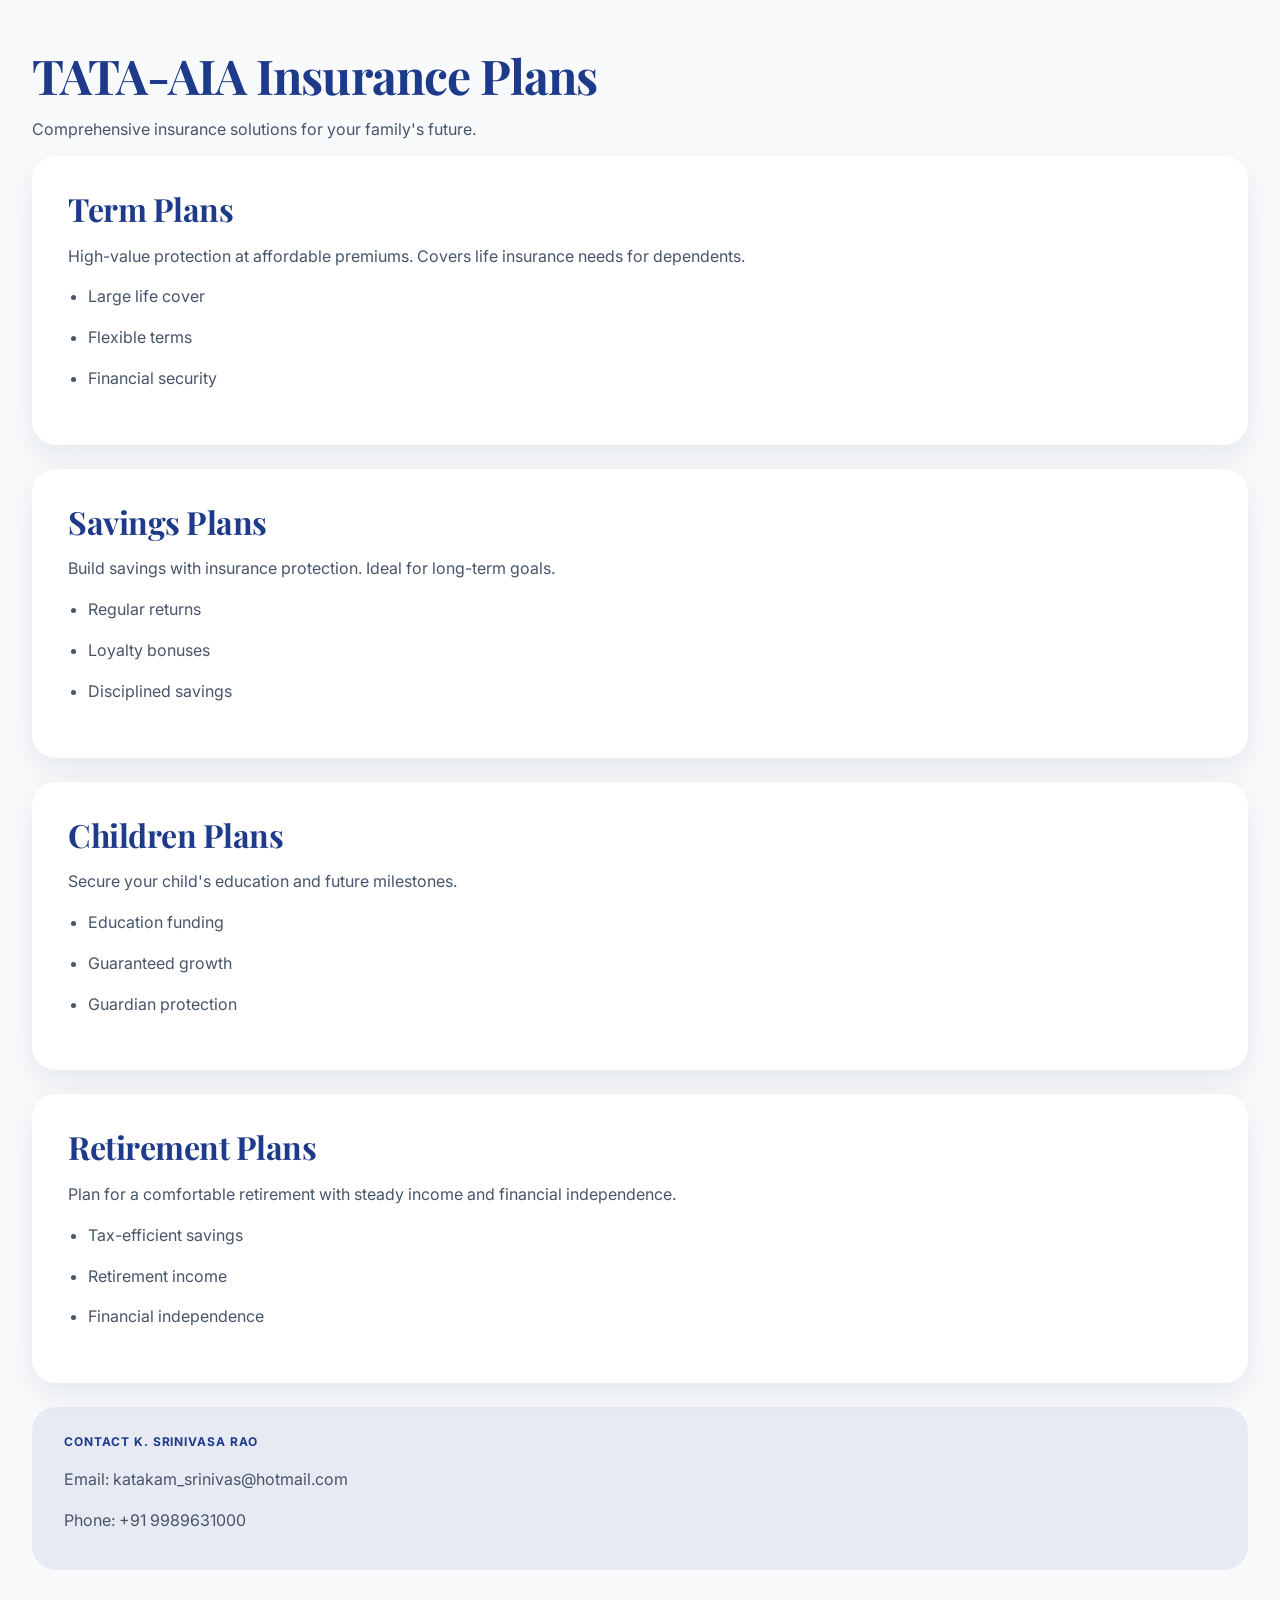
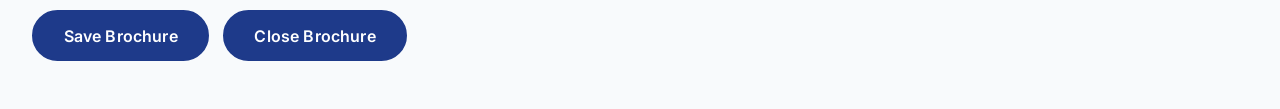
<file: brochure.html>
<!DOCTYPE html>
<html lang="en">
<head>
  <meta charset="UTF-8">
  <meta name="viewport" content="width=device-width, initial-scale=1.0">
  <title>Insurance Brochure | TATA-AIA Advisor</title>
  <style>
    @import url('https://fonts.googleapis.com/css2?family=Inter:wght@400;500;600;700&family=Playfair+Display:ital,wght@0,400;0,700;1,400&display=swap');
    :root {
      --primary: #1E3A8A;
      --primary-hover: #1d4ed8;
      --primary-light: rgba(30,58,138,0.08);
      --bg: #f8fafc;
      --surface: #ffffff;
      --text: #0f172a;
      --muted: #475569;
      --radius-lg: 24px;
      --radius-pill: 999px;
      --shadow-md: 0 12px 32px rgba(15,23,42,0.08);
      --ease-out: cubic-bezier(0.22,1,0.36,1);
    }
    *, *::before, *::after { box-sizing: border-box; }
    body { margin:0; padding:3rem 2rem; font-family:'Inter',system-ui,sans-serif; font-size:1rem; line-height:1.8; background:var(--bg); color:var(--text); overflow-x:hidden; word-wrap:break-word; -webkit-font-smoothing:antialiased; }
    h1 { font-family:'Playfair Display',Georgia,serif; font-size:clamp(2rem,5vw,3rem); line-height:1.15; letter-spacing:-0.02em; color:var(--primary); margin:0 0 0.5rem; }
    h2 { font-family:'Playfair Display',Georgia,serif; font-size:clamp(1.35rem,3.5vw,2rem); line-height:1.3; letter-spacing:-0.015em; color:var(--primary); margin:0 0 0.6rem; }
    p, li { font-size:1rem; color:var(--muted); line-height:1.8; margin:0.75rem 0; }
    ul { padding-left:1.25rem; margin:0.5rem 0 1.25rem; }
    .section { background:var(--surface); border-radius:var(--radius-lg); padding:2rem 2.25rem; box-shadow:var(--shadow-md); margin-bottom:1.5rem; }
    .contact-note { margin-top:1.5rem; padding:1.5rem 2rem; background:var(--primary-light); border-radius:var(--radius-lg); }
    .contact-note strong { display:block; font-size:0.75rem; font-weight:700; letter-spacing:0.08em; text-transform:uppercase; color:var(--primary); margin-bottom:0.6rem; }
    .close-button-container { display:flex; flex-wrap:wrap; gap:0.85rem; margin-top:2.5rem; }
    .action-button {
      display:inline-flex; align-items:center; justify-content:center;
      font-family:'Inter',sans-serif; font-size:1rem; font-weight:600; letter-spacing:0.01em;
      background:var(--primary); color:#fff;
      border:2px solid var(--primary);
      padding:0.85rem 1.85rem; min-height:50px;
      border-radius:var(--radius-pill);
      cursor:pointer;
      transition:background 0.22s var(--ease-out),transform 0.22s var(--ease-out),box-shadow 0.22s var(--ease-out);
    }
    .action-button:hover { background:var(--primary-hover); border-color:var(--primary-hover); transform:translateY(-2px); box-shadow:0 10px 28px rgba(30,58,138,0.28); }
    .action-button:active { transform:translateY(0); box-shadow:none; }
  </style>
</head>
<body>
  <h1>TATA-AIA Insurance Plans</h1>
  <p>Comprehensive insurance solutions for your family's future.</p>

  <div class="section">
    <h2>Term Plans</h2>
    <p>High-value protection at affordable premiums. Covers life insurance needs for dependents.</p>
    <ul>
      <li>Large life cover</li>
      <li>Flexible terms</li>
      <li>Financial security</li>
    </ul>
  </div>

  <div class="section">
    <h2>Savings Plans</h2>
    <p>Build savings with insurance protection. Ideal for long-term goals.</p>
    <ul>
      <li>Regular returns</li>
      <li>Loyalty bonuses</li>
      <li>Disciplined savings</li>
    </ul>
  </div>

  <div class="section">
    <h2>Children Plans</h2>
    <p>Secure your child's education and future milestones.</p>
    <ul>
      <li>Education funding</li>
      <li>Guaranteed growth</li>
      <li>Guardian protection</li>
    </ul>
  </div>

  <div class="section">
    <h2>Retirement Plans</h2>
    <p>Plan for a comfortable retirement with steady income and financial independence.</p>
    <ul>
      <li>Tax-efficient savings</li>
      <li>Retirement income</li>
      <li>Financial independence</li>
    </ul>
  </div>

  <div class="contact-note">
    <strong>Contact K. Srinivasa Rao</strong>
    <p>Email: katakam_srinivas@hotmail.com</p>
    <p>Phone: +91 9989631000</p>
  </div>

  <div class="close-button-container">
    <button id="save-button" class="action-button">Save Brochure</button>
    <button id="close-button" class="action-button close-button">Close Brochure</button>
  </div>
</body>
<script>
  const policyDetails = {
    term: {
      title: "Term Plans",
      description: "High-value protection at affordable premiums. Covers life insurance needs for dependents.",
      benefits: [
        "Large life cover",
        "Flexible terms",
        "Financial security"
      ]
    },
    savings: {
      title: "Savings Plans",
      description: "Balanced plans that help you save while providing life protection. Ideal for long-term goals.",
      benefits: [
        "Regular returns",
        "Loyalty bonuses",
        "Disciplined savings"
      ]
    },
    children: {
      title: "Children Plans",
      description: "Secure your child's education and future with dedicated coverage.",
      benefits: [
        "Education funding",
        "Guaranteed growth",
        "Guardian protection"
      ]
    },
    retirement: {
      title: "Retirement Plans",
      description: "Plan for a comfortable retirement with steady income and financial independence.",
      benefits: [
        "Tax-efficient savings",
        "Retirement income",
        "Financial independence"
      ]
    }
  };

  const urlParams = new URLSearchParams(window.location.search);
  const selectedPolicy = urlParams.get('policy');

  if (selectedPolicy && policyDetails[selectedPolicy]) {
    const policy = policyDetails[selectedPolicy];
    document.querySelector('h1').textContent = policy.title;
    document.querySelector('p').textContent = policy.description;

    const sections = document.querySelectorAll('.section');
    sections.forEach(section => section.style.display = 'none');

    // Create a new section for the selected policy
    const brochureContainer = document.querySelector('body');
    const newSection = document.createElement('div');
    newSection.className = 'section';
    newSection.innerHTML = `
      <h2>${policy.title}</h2>
      <p>${policy.description}</p>
      <ul>
        ${policy.benefits.map(benefit => `<li>${benefit}</li>`).join('')}
      </ul>
    `;
    brochureContainer.insertBefore(newSection, document.querySelector('.contact-note'));
  }

  document.getElementById('save-button').addEventListener('click', () => {
    const html = '<!DOCTYPE html>\n' + document.documentElement.outerHTML;
    const blob = new Blob([html], { type: 'text/html' });
    const a = document.createElement('a');
    const title = selectedPolicy && policyDetails[selectedPolicy] ? policyDetails[selectedPolicy].title.replace(/\s+/g, '_').toLowerCase() : 'brochure';
    a.href = URL.createObjectURL(blob);
    a.download = `${title}.html`;
    document.body.appendChild(a);
    a.click();
    URL.revokeObjectURL(a.href);
    document.body.removeChild(a);
  });

  document.getElementById('close-button').addEventListener('click', () => {
    window.close();
  });
</script>
</html>
</file>
